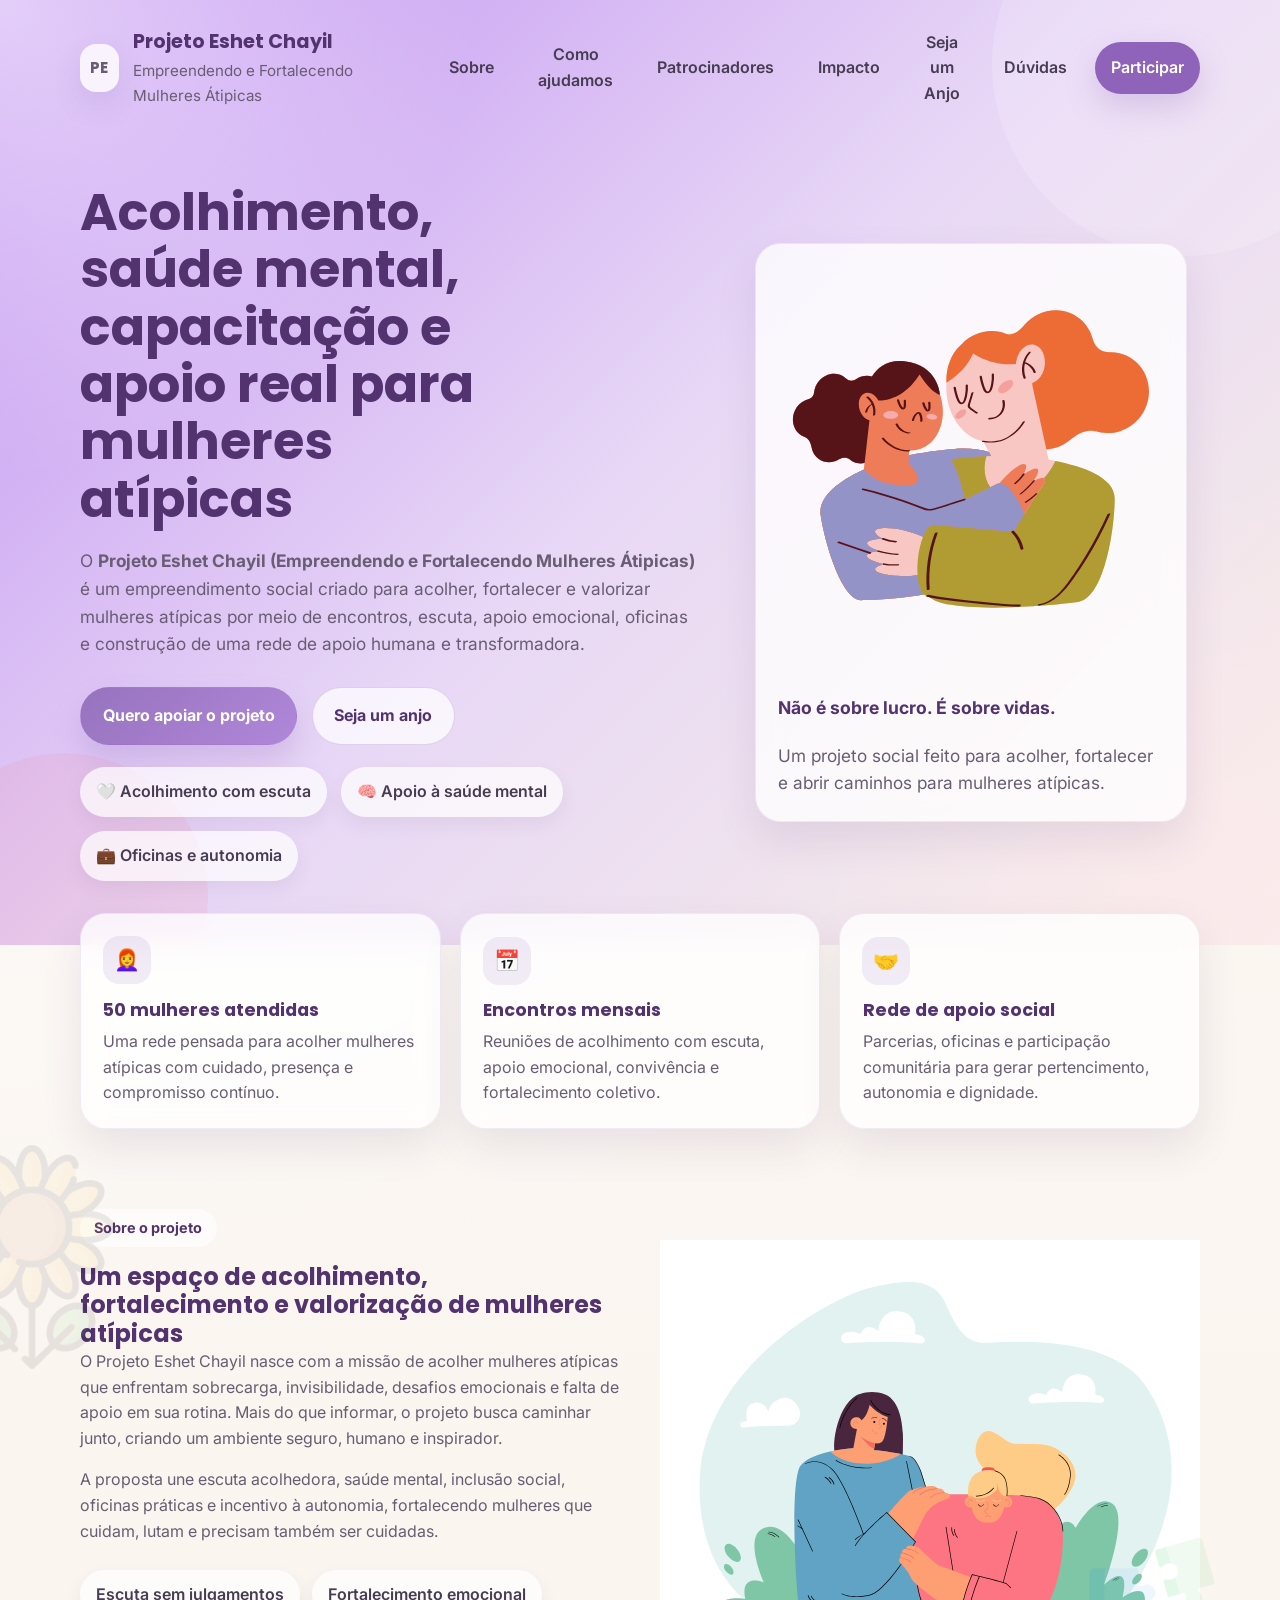
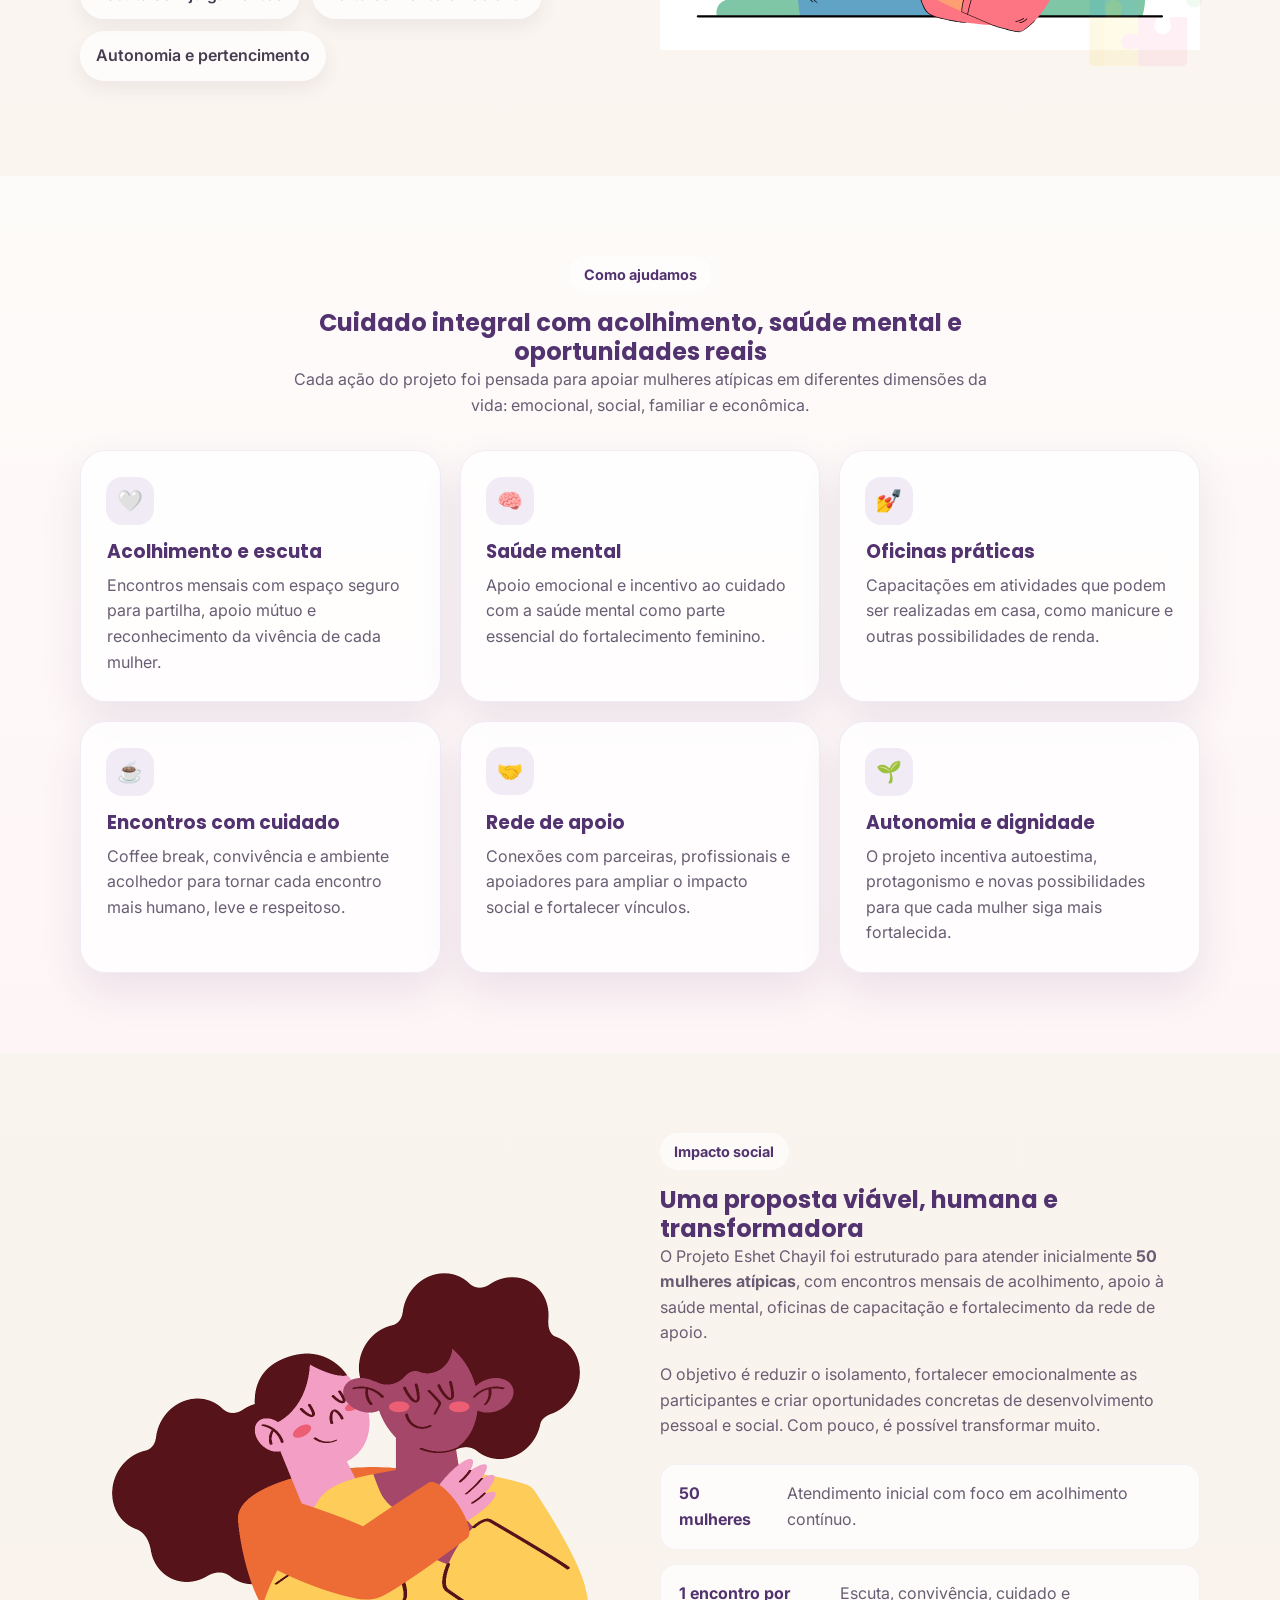
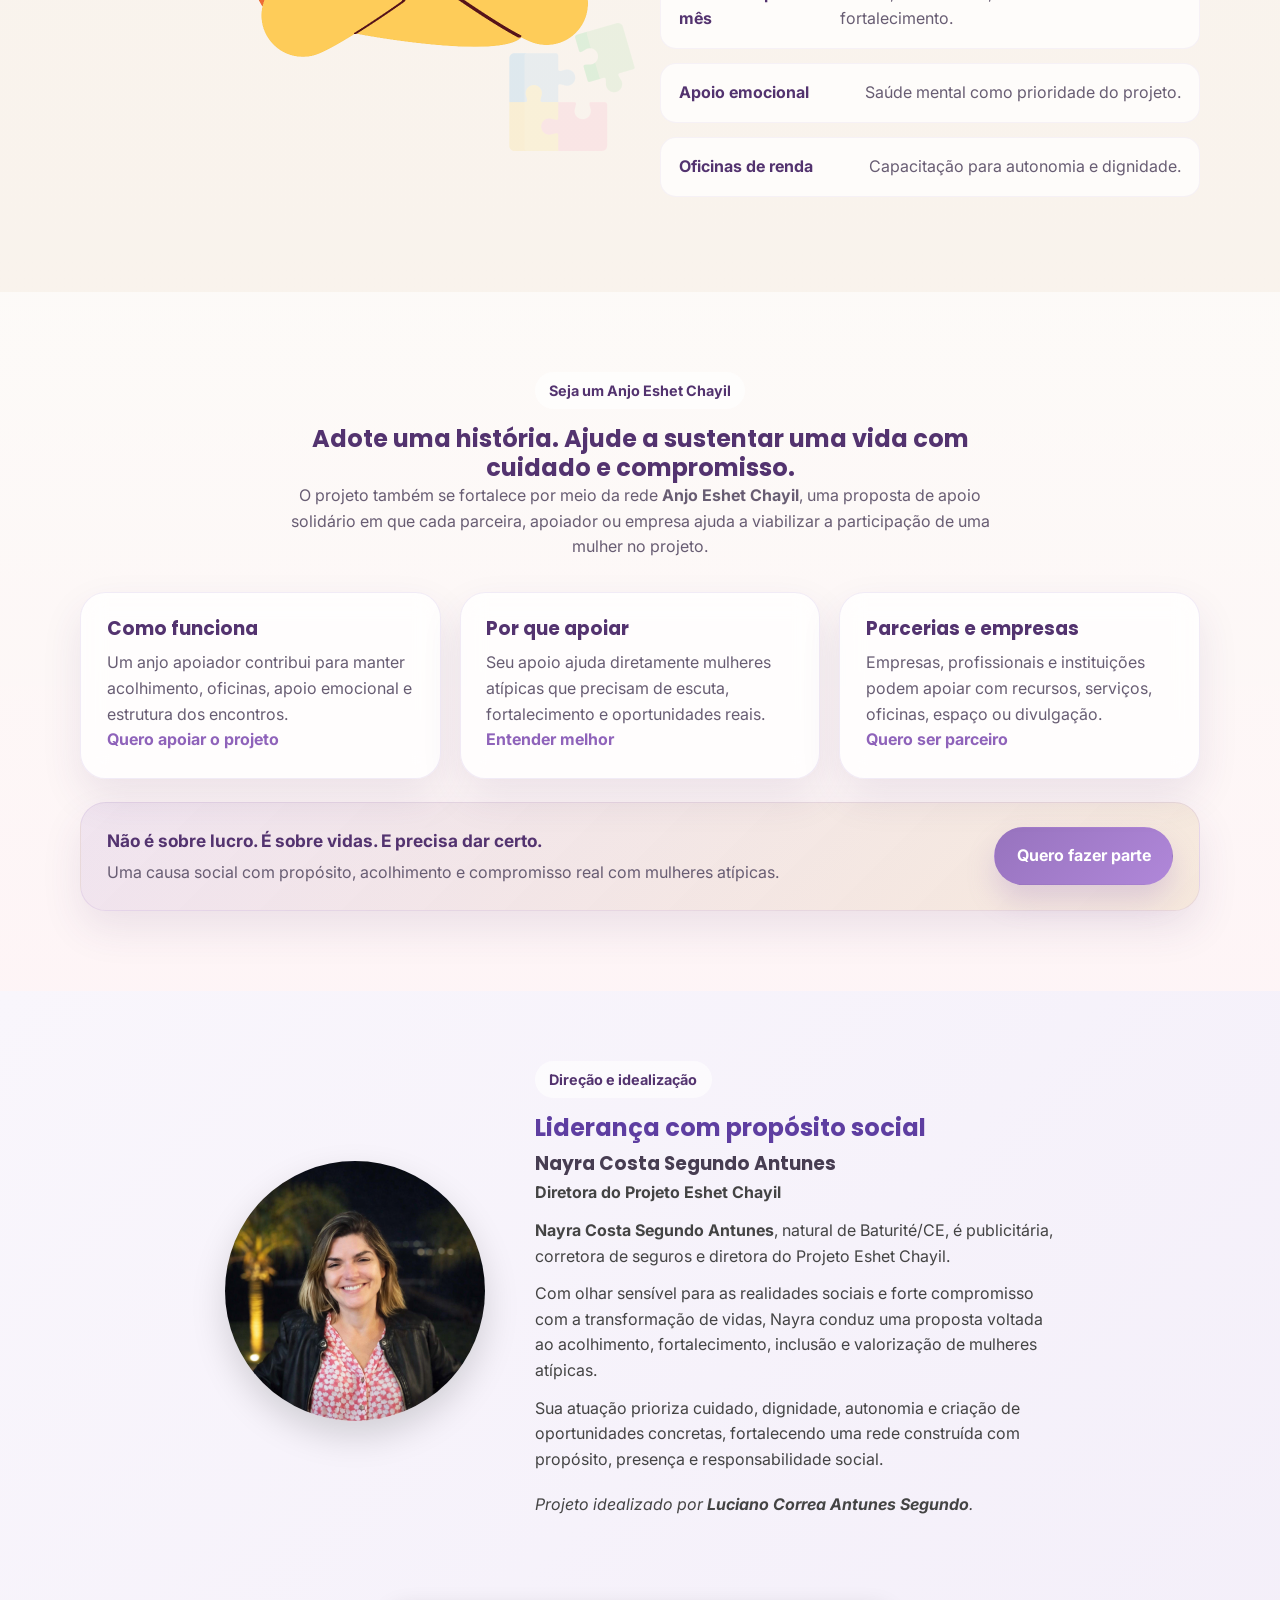
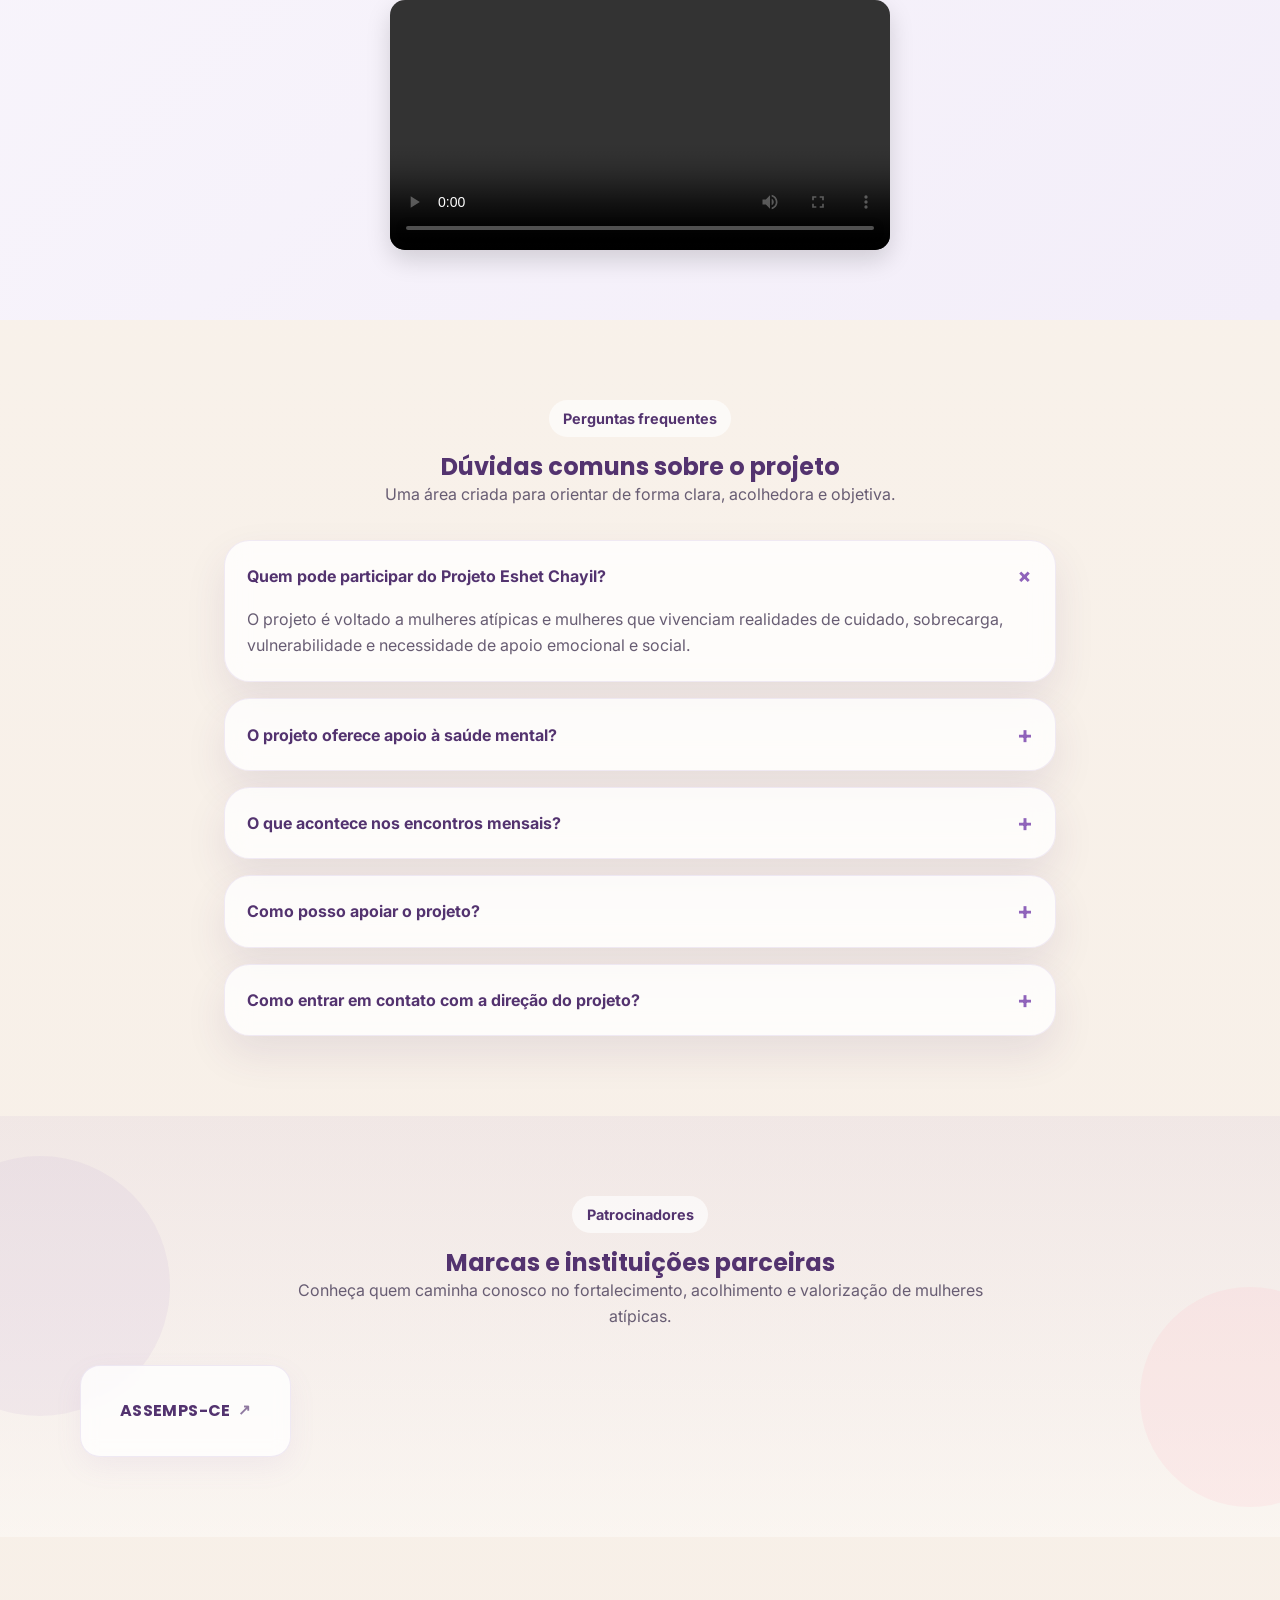
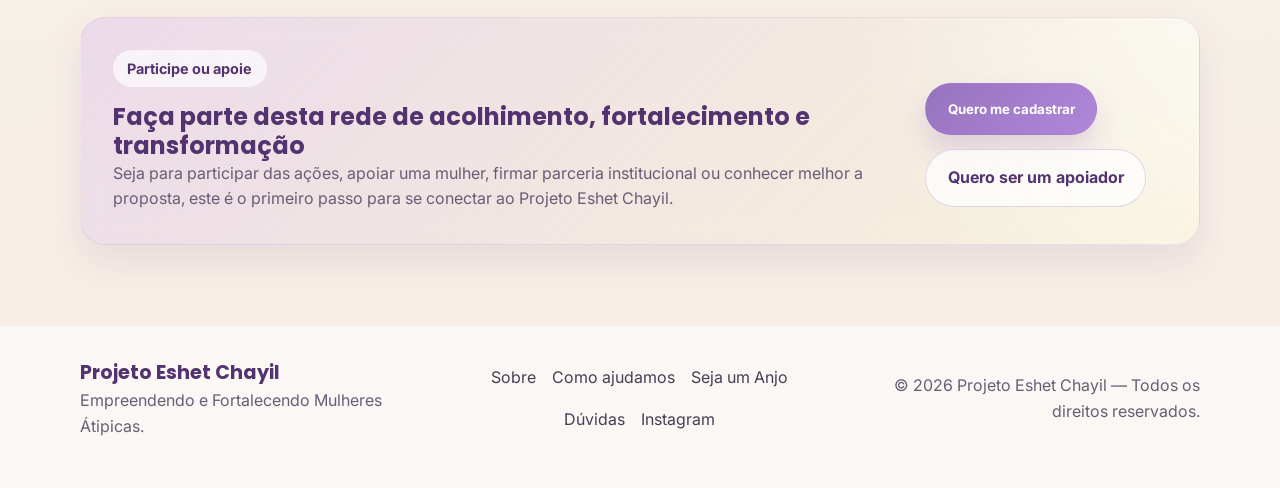
<file: index.html>
<!DOCTYPE html>
<html lang="pt-BR">

<head>
  <link rel="icon" href="./assets/imgs/girassol.png" type="image/png">

  <meta charset="UTF-8">
  <meta name="viewport" content="width=device-width, initial-scale=1.0">
  <meta name="google-site-verification" content="A81vm19K9uEfvv6jjLxypll1h_oK6gmkUa-jKtoMzIo" />
  <meta name="description"
    content="Projeto Eshet Chayil (Empreendendo e Fortalecendo Mulheres Átipicas): acolhimento, saúde mental, oficinas, rede de apoio e fortalecimento de mulheres atípicas.">
  <meta name="keywords"
    content="Projeto Eshet Chayil, mulheres atípicas, apoio feminino, acolhimento, inclusão, saúde mental, empreendedorismo, projeto social, Maranguape, Ceará">
  <meta name="author" content="Projeto Eshet Chayil">
  <meta name="robots" content="index, follow">
  <meta property="og:type" content="website">
  <meta property="og:title" content="Projeto Eshet Chayil | Acolhimento, apoio e fortalecimento">
  <meta property="og:description"
    content="Um projeto social voltado ao acolhimento, apoio emocional, inclusão, capacitação e valorização de mulheres atípicas.">
  <meta property="og:locale" content="pt_BR">
  <meta name="twitter:card" content="summary_large_image">
  <meta name="twitter:title" content="Projeto Eshet Chayil">
  <meta name="twitter:description"
    content="Acolhimento, apoio à saúde mental, oficinas e fortalecimento para mulheres atípicas.">

  <title>Projeto Eshet Chayil | Empreendendo e Fortalecendo Mulheres Átipicas</title>

  <link rel="stylesheet" href="assets/css/globals.css">
  <link rel="stylesheet" href="assets/css/header.css">
  <link rel="stylesheet" href="assets/css/sections.css">
  <link rel="stylesheet" href="assets/css/faq.css">
  <link rel="stylesheet" href="assets/css/footer.css">
  <link rel="stylesheet" href="assets/css/nayra.css">
  <link rel="stylesheet" href="assets/css/responsive.css">
  <link rel="stylesheet" href="assets/css/sponsors.css">

  <link rel="preconnect" href="https://fonts.googleapis.com">
  <link rel="preconnect" href="https://fonts.gstatic.com" crossorigin>
  <link
    href="https://fonts.googleapis.com/css2?family=Poppins:wght@400;500;600;700&family=Inter:wght@400;500;600;700&display=swap"
    rel="stylesheet">
  <link href="https://fonts.googleapis.com/css2?family=Pacifico&display=swap" rel="stylesheet">
</head>

<body>
  <header class="site-header" id="topo">
    <div class="container header-inner">
      <a href="#topo" class="brand" aria-label="Ir para o início do site Projeto Eshet Chayil">
        <span class="brand-badge">PE</span>
        <div>
          <strong>Projeto Eshet Chayil</strong>
          <span>Empreendendo e Fortalecendo Mulheres Átipicas</span>
        </div>
      </a>

      <button class="menu-toggle" type="button" aria-expanded="false" aria-controls="mobileMenu" id="menuBtn"
        aria-label="Abrir menu principal">
        <span></span>
        <span></span>
        <span></span>
      </button>

      <nav class="menu desktop-menu" id="menu-principal" aria-label="Menu principal">
        <a href="#acolhimento">Sobre</a>
        <a href="#como-ajudamos">Como ajudamos</a>
        <a href="#patrocinadores">Patrocinadores</a>
        <a href="#impacto">Impacto</a>
        <a href="#anjo">Seja um Anjo</a>
        <a href="#faq">Dúvidas</a>
        <a href="#cadastro" class="menu-cta">Participar</a>
      </nav>
    </div>

    <div class="container hero reveal">
      <div class="hero-texto">
        <h1>Acolhimento, saúde mental, capacitação e apoio real para mulheres atípicas</h1>

        <p>
          O <strong>Projeto Eshet Chayil (Empreendendo e Fortalecendo Mulheres Átipicas)</strong>
          é um empreendimento social criado para acolher, fortalecer e valorizar mulheres atípicas por meio de
          encontros, escuta, apoio emocional, oficinas e construção de uma rede de apoio humana e transformadora.
        </p>
        <div class="hero-actions">
          <a class="btn btn-primary" href="#cadastro">Quero apoiar o projeto</a>
          <a class="btn btn-secondary" href="#anjo">Seja um anjo</a>
        </div>

        <ul class="hero-highlights" aria-label="Destaques do Projeto Eshet Chayil">
          <li>🤍 Acolhimento com escuta</li>
          <li>🧠 Apoio à saúde mental</li>
          <li>💼 Oficinas e autonomia</li>
        </ul>
      </div>

      <div class="hero-visual">
        <div class="hero-card soft-card">
          <img src="assets/imgs/imgini1.svg" alt="Ilustração representando acolhimento e apoio entre mulheres">
          <div class="hero-card-content">
            <strong>Não é sobre lucro. É sobre vidas.</strong>
            <p>Um projeto social feito para acolher, fortalecer e abrir caminhos para mulheres atípicas.</p>
          </div>
        </div>
      </div>
    </div>
  </header>

  <main>
    <section class="quick-info reveal">
      <div class="container quick-grid">
        <article class="soft-card quick-item">
          <span class="quick-icon">👩‍🦰</span>
          <h2>50 mulheres atendidas</h2>
          <p>Uma rede pensada para acolher mulheres atípicas com cuidado, presença e compromisso contínuo.</p>
        </article>

        <article class="soft-card quick-item">
          <span class="quick-icon">📅</span>
          <h2>Encontros mensais</h2>
          <p>Reuniões de acolhimento com escuta, apoio emocional, convivência e fortalecimento coletivo.</p>
        </article>

        <article class="soft-card quick-item">
          <span class="quick-icon">🤝</span>
          <h2>Rede de apoio social</h2>
          <p>Parcerias, oficinas e participação comunitária para gerar pertencimento, autonomia e dignidade.</p>
        </article>
      </div>
    </section>

    <section class="section section-split reveal" id="acolhimento">
      <div class="container split-layout">
        <div class="texto">
          <span class="section-tag">Sobre o projeto</span>
          <h2>Um espaço de acolhimento, fortalecimento e valorização de mulheres atípicas</h2>
          <p>
            O Projeto Eshet Chayil nasce com a missão de acolher mulheres atípicas que enfrentam sobrecarga,
            invisibilidade, desafios emocionais e falta de apoio em sua rotina. Mais do que informar, o projeto busca
            caminhar junto, criando um ambiente seguro, humano e inspirador.
          </p>
          <p>
            A proposta une escuta acolhedora, saúde mental, inclusão social, oficinas práticas e incentivo à autonomia,
            fortalecendo mulheres que cuidam, lutam e precisam também ser cuidadas.
          </p>

          <div class="info-pills">
            <span>Escuta sem julgamentos</span>
            <span>Fortalecimento emocional</span>
            <span>Autonomia e pertencimento</span>
          </div>
        </div>

        <div class="imagem destaque-imagem">
          <img src="assets/imgs/imgini2.svg" alt="Ilustração sobre escuta, acolhimento e apoio emocional">
        </div>
      </div>
    </section>

    <section class="section section-soft reveal" id="como-ajudamos">
      <div class="container">
        <div class="section-heading centralizado">
          <span class="section-tag">Como ajudamos</span>
          <h2>Cuidado integral com acolhimento, saúde mental e oportunidades reais</h2>
          <p>
            Cada ação do projeto foi pensada para apoiar mulheres atípicas em diferentes dimensões da vida: emocional,
            social, familiar e econômica.
          </p>
        </div>

        <div class="cards-grid support-grid">
          <article class="soft-card support-card">
            <span class="icon-badge">🤍</span>
            <h3>Acolhimento e escuta</h3>
            <p>Encontros mensais com espaço seguro para partilha, apoio mútuo e reconhecimento da vivência de cada
              mulher.</p>
          </article>

          <article class="soft-card support-card">
            <span class="icon-badge">🧠</span>
            <h3>Saúde mental</h3>
            <p>Apoio emocional e incentivo ao cuidado com a saúde mental como parte essencial do fortalecimento
              feminino.</p>
          </article>

          <article class="soft-card support-card">
            <span class="icon-badge">💅</span>
            <h3>Oficinas práticas</h3>
            <p>Capacitações em atividades que podem ser realizadas em casa, como manicure e outras possibilidades de
              renda.</p>
          </article>

          <article class="soft-card support-card">
            <span class="icon-badge">☕</span>
            <h3>Encontros com cuidado</h3>
            <p>Coffee break, convivência e ambiente acolhedor para tornar cada encontro mais humano, leve e respeitoso.
            </p>
          </article>

          <article class="soft-card support-card">
            <span class="icon-badge">🤝</span>
            <h3>Rede de apoio</h3>
            <p>Conexões com parceiras, profissionais e apoiadores para ampliar o impacto social e fortalecer vínculos.
            </p>
          </article>

          <article class="soft-card support-card">
            <span class="icon-badge">🌱</span>
            <h3>Autonomia e dignidade</h3>
            <p>O projeto incentiva autoestima, protagonismo e novas possibilidades para que cada mulher siga mais
              fortalecida.</p>
          </article>
        </div>
      </div>
    </section>

    <section class="section reveal" id="impacto">
      <div class="container split-layout reverse-on-tablet">
        <div class="imagem destaque-imagem">
          <img src="assets/imgs/imgini3.png"
            alt="Ilustração representando o Projeto Eshet Chayil e sua rede de acolhimento e fortalecimento">
        </div>

        <div class="texto">
          <span class="section-tag">Impacto social</span>
          <h2>Uma proposta viável, humana e transformadora</h2>
          <p>
            O Projeto Eshet Chayil foi estruturado para atender inicialmente <strong>50 mulheres atípicas</strong>, com
            encontros mensais de acolhimento, apoio à saúde mental, oficinas de capacitação e fortalecimento da rede de
            apoio.
          </p>
          <p>
            O objetivo é reduzir o isolamento, fortalecer emocionalmente as participantes e criar oportunidades
            concretas
            de desenvolvimento pessoal e social. Com pouco, é possível transformar muito.
          </p>

          <div class="project-list">
            <div class="project-item"><strong>50 mulheres</strong><span>Atendimento inicial com foco em acolhimento
                contínuo.</span></div>
            <div class="project-item"><strong>1 encontro por mês</strong><span>Escuta, convivência, cuidado e
                fortalecimento.</span></div>
            <div class="project-item"><strong>Apoio emocional</strong><span>Saúde mental como prioridade do
                projeto.</span></div>
            <div class="project-item"><strong>Oficinas de renda</strong><span>Capacitação para autonomia e
                dignidade.</span></div>
          </div>
        </div>
      </div>
    </section>

    <section class="section section-soft reveal" id="anjo">
      <div class="container">
        <div class="section-heading centralizado">
          <span class="section-tag">Seja um Anjo Eshet Chayil</span>
          <h2>Adote uma história. Ajude a sustentar uma vida com cuidado e compromisso.</h2>
          <p>
            O projeto também se fortalece por meio da rede <strong>Anjo Eshet Chayil</strong>, uma proposta de apoio
            solidário em que cada parceira, apoiador ou empresa ajuda a viabilizar a participação de uma mulher no
            projeto.
          </p>
        </div>

        <div class="cards-grid resources-grid">
          <article class="soft-card resource-card">
            <h3>Como funciona</h3>
            <p>Um anjo apoiador contribui para manter acolhimento, oficinas, apoio emocional e estrutura dos encontros.
            </p>
            <a class="text-link" href="#cadastro">Quero apoiar o projeto</a>
          </article>

          <article class="soft-card resource-card">
            <h3>Por que apoiar</h3>
            <p>Seu apoio ajuda diretamente mulheres atípicas que precisam de escuta, fortalecimento e oportunidades
              reais.</p>
            <a class="text-link" href="#faq">Entender melhor</a>
          </article>

          <article class="soft-card resource-card">
            <h3>Parcerias e empresas</h3>
            <p>Empresas, profissionais e instituições podem apoiar com recursos, serviços, oficinas, espaço ou
              divulgação.</p>
            <a class="text-link" href="#cadastro">Quero ser parceiro</a>
          </article>
        </div>

        <div class="impact-strip soft-card">
          <div>
            <strong>Não é sobre lucro. É sobre vidas. E precisa dar certo.</strong>
            <p>Uma causa social com propósito, acolhimento e compromisso real com mulheres atípicas.</p>
          </div>
          <a class="btn btn-primary" href="#cadastro">Quero fazer parte</a>
        </div>
      </div>
    </section>

    <section class="sobre-projeto reveal" id="sobre">
      <div class="container-sobre">
        <div class="imagem-sobre">
          <img src="./assets/imgs/retrato_nayra.png" alt="Foto de Nayra Costa - Diretora do Projeto Eshet Chayil">
        </div>

        <div class="texto-sobre">
          <span class="section-tag">Direção e idealização</span>
          <h2>Liderança com propósito social</h2>

          <h3>Nayra Costa Segundo Antunes</h3>
          <p class="cargo">Diretora do Projeto Eshet Chayil</p>

          <p>
            <strong>Nayra Costa Segundo Antunes</strong>, natural de Baturité/CE, é publicitária, corretora de seguros
            e diretora do Projeto Eshet Chayil.
          </p>

          <p>
            Com olhar sensível para as realidades sociais e forte compromisso com a transformação de vidas, Nayra conduz
            uma proposta voltada ao acolhimento, fortalecimento, inclusão e valorização de mulheres atípicas.
          </p>

          <p>
            Sua atuação prioriza cuidado, dignidade, autonomia e criação de oportunidades concretas, fortalecendo uma
            rede
            construída com propósito, presença e responsabilidade social.
          </p>

          <p class="idealizador">
            Projeto idealizado por <strong>Luciano Correa Antunes Segundo</strong>.
          </p>
        </div>

        <video controls class="video-nayra">
          <source src="./assets/videos/video_nadya.mp4" type="video/mp4">
          Seu navegador não suporta vídeo.
        </video>
      </div>
    </section>

    <section class="section faq-section reveal" id="faq">
      <div class="container">
        <div class="section-heading centralizado">
          <span class="section-tag">Perguntas frequentes</span>
          <h2>Dúvidas comuns sobre o projeto</h2>
          <p>Uma área criada para orientar de forma clara, acolhedora e objetiva.</p>
        </div>

        <div class="faq-list">
          <article class="faq-item soft-card active">
            <button class="faq-question" type="button">
              <span>Quem pode participar do Projeto Eshet Chayil?</span>
              <span class="faq-symbol">+</span>
            </button>
            <div class="faq-answer">
              <p>O projeto é voltado a mulheres atípicas e mulheres que vivenciam realidades de cuidado, sobrecarga,
                vulnerabilidade e necessidade de apoio emocional e social.</p>
            </div>
          </article>

          <article class="faq-item soft-card">
            <button class="faq-question" type="button">
              <span>O projeto oferece apoio à saúde mental?</span>
              <span class="faq-symbol">+</span>
            </button>
            <div class="faq-answer">
              <p>Sim. O cuidado com a saúde mental faz parte da proposta do projeto, por meio de acolhimento, escuta e
                apoio emocional.</p>
            </div>
          </article>

          <article class="faq-item soft-card">
            <button class="faq-question" type="button">
              <span>O que acontece nos encontros mensais?</span>
              <span class="faq-symbol">+</span>
            </button>
            <div class="faq-answer">
              <p>Os encontros podem incluir acolhimento, rodas de conversa, apoio emocional, oficinas práticas e
                momentos de convivência com coffee break.</p>
            </div>
          </article>

          <article class="faq-item soft-card">
            <button class="faq-question" type="button">
              <span>Como posso apoiar o projeto?</span>
              <span class="faq-symbol">+</span>
            </button>
            <div class="faq-answer">
              <p>Você pode apoiar como participante, parceira, empresa apoiadora, profissional voluntário ou como um
                Anjo Eshet Chayil.</p>
            </div>
          </article>

          <article class="faq-item soft-card">
            <button class="faq-question" type="button">
              <span>Como entrar em contato com a direção do projeto?</span>
              <span class="faq-symbol">+</span>
            </button>
            <div class="faq-answer">
              <p>
                Para obter mais informações sobre o Projeto Eshet Chayil, tirar dúvidas ou conhecer melhor as ações
                desenvolvidas, entre em contato com <strong>Nayra Costa Segundo Antunes</strong>
                pelo telefone <strong>(61) 99583-5260</strong>.
              </p>
            </div>
          </article>
        </div>
      </div>
    </section>

  <section class="section sponsors-section reveal" id="patrocinadores">
  <div class="container">
    <div class="section-heading centralizado">
      <span class="section-tag">Patrocinadores</span>
      <h2>Marcas e instituições parceiras</h2>
      <p>
        Conheça quem caminha conosco no fortalecimento, acolhimento
        e valorização de mulheres atípicas.
      </p>
    </div>

    <div class="sponsors-grid">
      <a
        href="https://assemps.azurewebsites.net/"
        target="_blank"
        rel="noopener noreferrer"
        class="sponsor-brand"
        aria-label="Visitar site da ASSEMPS-CE"
      >
        <span class="sponsor-name">ASSEMPS-CE</span>
        <span class="sponsor-arrow">↗</span>
      </a>
    </div>
  </div>
</section>


    <section class="section cta-section reveal" id="cadastro">
      <div class="container cta-box soft-card">
        <div class="cta-texto">
          <span class="section-tag">Participe ou apoie</span>
          <h2>Faça parte desta rede de acolhimento, fortalecimento e transformação</h2>
          <p>
            Seja para participar das ações, apoiar uma mulher, firmar parceria institucional ou conhecer melhor a
            proposta,
            este é o primeiro passo para se conectar ao Projeto Eshet Chayil.
          </p>
        </div>

        <div class="cta-actions">
          <button type="button" class="btn btn-primary" onclick="link_cadastro()">Quero me cadastrar</button>
          <a href="https://docs.google.com/forms/d/e/1FAIpQLSfTXlBG0Pyyzjq9sheCvz9xI5Mic5itRxSVIjfeTpAZixoqpA/viewform?usp=dialog"
            class="btn btn-secondary" target="_blank" rel="noopener noreferrer">Quero ser um apoiador</a>
        </div>
      </div>
    </section>
  </main>

  <footer class="site-footer">
    <div class="container footer-content">
      <div>
        <strong>Projeto Eshet Chayil</strong>
        <p>Empreendendo e Fortalecendo Mulheres Átipicas.</p>
      </div>

      <nav class="footer-links" aria-label="Links do rodapé">
        <a href="#acolhimento">Sobre</a>
        <a href="#como-ajudamos">Como ajudamos</a>
        <a href="#anjo">Seja um Anjo</a>
        <a href="#faq">Dúvidas</a>
        <a href="https://www.instagram.com/projetoeshetchayil/" target="_blank" rel="noopener noreferrer">Instagram</a>
      </nav>

      <p class="footer-copy">
        © <span id="currentYear"></span> Projeto Eshet Chayil — Todos os direitos reservados.
      </p>
    </div>
  </footer>

  <button class="back-to-top" type="button" aria-label="Voltar ao topo">↑</button>

  <div id="mobileMenu" class="mobile-menu" aria-hidden="true">
    <div class="mobile-menu-content">
      <button id="closeMenu" class="close-btn" type="button" aria-label="Fechar menu">&times;</button>

      <a href="#acolhimento">Sobre</a>
      <a href="#como-ajudamos">Como ajudamos</a>
      <a href="#patrocinadores">Patrocinadores</a>
      <a href="#impacto">Impacto</a>
      <a href="#anjo">Seja um Anjo</a>
      <a href="#faq">Dúvidas</a>
      <a href="#cadastro">Participar</a>
    </div>
  </div>

  <script src="./assets/js/script_inicial.js"></script>
</body>

</html>
</file>
<file: assets/css/globals.css>
* {
  margin: 0;
  padding: 0;
  box-sizing: border-box;
}

:root {
  --roxo-principal: #8f63ba;
  --roxo-claro: #d8b9ef;
  --roxo-escuro: #53336f;
  --dourado-suave: #d6b36a;
  --texto-principal: #473d52;
  --texto-suave: #685d73;
  --fundo-site: #f8f2ea;
  --destaque-suave: rgba(143, 99, 186, 0.12);
  --borda-suave: rgba(143, 99, 186, 0.12);
  --sombra-suave: 0 18px 40px rgba(83, 51, 111, 0.10);
}

html {
  scroll-behavior: smooth;
}

body {
  font-family: 'Inter', sans-serif;
  font-size: 16px;
  line-height: 1.6;
  color: var(--texto-principal);
  background:
    radial-gradient(circle at top left, rgba(255, 255, 255, 0.85), transparent 20%),
    linear-gradient(180deg, #fbf7f2 0%, #f7efe7 100%);
  min-height: 100vh;
  overflow-x: hidden;
}

img {
  max-width: 100%;
}

h1,
h2,
h3,
h4 {
  font-family: 'Poppins', sans-serif;
  font-weight: 700;
  line-height: 1.2;
}

p {
  font-size: 1rem;
}

a {
  text-decoration: none;
  color: inherit;
}

button {
  cursor: pointer;
  border: none;
  font-family: inherit;
  transition: background-color 0.25s ease, transform 0.18s ease, box-shadow 0.25s ease;
}

button:hover,
a:hover {
  transform: translateY(-1px);
}

button:focus-visible,
a:focus-visible {
  outline: 3px solid rgba(151, 115, 190, 0.28);
  outline-offset: 3px;
}

.container {
  width: min(1120px, calc(100% - 2rem));
  margin: 0 auto;
}

.soft-card {
  background: rgba(255, 255, 255, 0.78);
  border: 1px solid var(--borda-suave);
  border-radius: 1.6rem;
  box-shadow: var(--sombra-suave);
}

.hero p,
.section p,
.quick-item p,
.faq-answer p,
.project-item span,
.site-footer p {
  color: var(--texto-suave);
}

.eyebrow,
.section-tag {
  display: inline-flex;
  align-items: center;
  gap: 0.4rem;
  padding: 0.45rem 0.9rem;
  border-radius: 999px;
  background: rgba(255, 255, 255, 0.65);
  color: var(--roxo-escuro);
  font-weight: 700;
  font-size: 0.9rem;
  margin-bottom: 1rem;
}

.eyebrow {
  font-family: 'Pacifico', cursive;
  font-size: 1.25rem;
  padding: 0.65rem 1.1rem;
}

.btn {
  display: inline-flex;
  align-items: center;
  justify-content: center;
  padding: 0.95rem 1.35rem;
  border-radius: 999px;
  font-weight: 700;
  border: 1px solid transparent;
  min-height: 3.25rem;
}

.btn-primary {
  background: linear-gradient(135deg, #9773be, #b087d9);
  color: #fff;
  box-shadow: 0 16px 28px rgba(151, 115, 190, 0.25);
}

.btn-primary:hover,
.btn-primary:focus-visible {
  transform: translateY(-2px);
  box-shadow: 0 18px 34px rgba(151, 115, 190, 0.32);
}

.btn-secondary {
  border-color: rgba(151, 115, 190, 0.28);
  background: rgba(255, 255, 255, 0.72);
  color: var(--roxo-escuro);
}

.back-to-top {
  position: fixed;
  right: 1.15rem;
  bottom: 1.15rem;
  width: 3rem;
  height: 3rem;
  border-radius: 999px;
  background: var(--roxo-principal);
  color: #fff;
  font-size: 1.2rem;
  box-shadow: 0 15px 30px rgba(151, 115, 190, 0.3);
  opacity: 0;
  visibility: hidden;
  transform: translateY(8px);
  transition: opacity 0.25s ease, transform 0.25s ease, visibility 0.25s ease;
  z-index: 20;
}

.back-to-top.visible {
  opacity: 1;
  visibility: visible;
  transform: translateY(0);
}

.reveal {
  opacity: 0;
  transform: translateY(24px);
  transition: opacity 0.7s ease, transform 0.7s ease;
}

.reveal.visible {
  opacity: 1;
  transform: translateY(0);
}
</file>
<file: assets/css/header.css>
.site-header {
  position: relative;
  overflow: hidden;
  padding: 1rem 0 4rem;
  background:
    radial-gradient(circle at top left, rgba(255, 255, 255, 0.55), transparent 30%),
    radial-gradient(circle at bottom right, rgba(255, 231, 240, 0.55), transparent 30%),
    linear-gradient(135deg, #c293f2 0%, #e8d8f6 50%, #f8efe5 100%);
}

.site-header::before,
.site-header::after {
  content: "";
  position: absolute;
  border-radius: 50%;
  pointer-events: none;
}

.site-header::before {
  width: 24rem;
  height: 24rem;
  top: -8rem;
  right: -6rem;
  background: rgba(255, 255, 255, 0.16);
}

.site-header::after {
  width: 18rem;
  height: 18rem;
  left: -5rem;
  bottom: -6rem;
  background: rgba(240, 122, 137, 0.12);
}

.header-inner {
  display: flex;
  align-items: center;
  justify-content: space-between;
  gap: 1rem;
  position: relative;
  z-index: 2;
}

.brand {
  display: inline-flex;
  align-items: center;
  gap: 0.9rem;
}

.brand-badge {
  width: 3rem;
  height: 3rem;
  display: grid;
  place-items: center;
  border-radius: 1rem;
  background: rgba(255, 255, 255, 0.8);
  color: var(--roxo-principal);
  font-family: 'Poppins', sans-serif;
  font-weight: 700;
  font-size: 1.35rem;
  box-shadow: 0 12px 30px rgba(94, 62, 131, 0.12);
}

.brand strong {
  display: block;
  font-family: 'Poppins', sans-serif;
  font-size: 1.2rem;
  color: var(--roxo-escuro);
}

.brand span {
  color: var(--texto-suave);
  font-size: 0.95rem;
}

.menu {
  display: flex;
  align-items: center;
  gap: 0.75rem;
}

.menu a {
  padding: 0.85rem 1rem;
  border-radius: 999px;
  color: var(--texto-principal);
  font-weight: 600;
  transition: transform 0.2s ease, background-color 0.25s ease, color 0.25s ease;
  text-align: center;
}

.menu a:hover,
.menu a:focus-visible {
  transform: translateY(-2px);
  background: rgba(255, 255, 255, 0.55);
}

.menu-cta {
  background: var(--roxo-principal);
  color: #fff !important;
  box-shadow: 0 12px 30px rgba(151, 115, 190, 0.28);
}

.menu-toggle {
  display: none;
  width: 3rem;
  height: 3rem;
  border-radius: 0.95rem;
  background: rgba(255, 255, 255, 0.8);
  box-shadow: 0 10px 24px rgba(74, 50, 109, 0.12);
  align-items: center;
  justify-content: center;
  gap: 0.25rem;
  flex-direction: column;
}

.menu-toggle span {
  width: 1.3rem;
  height: 2px;
  background: var(--roxo-escuro);
  border-radius: 999px;
  transition: transform 0.2s ease, opacity 0.2s ease;
}

.mobile-menu {
  position: fixed;
  inset: 0;
  background: rgba(35, 22, 53, 0.55);
  backdrop-filter: blur(6px);
  display: none;
  align-items: center;
  justify-content: center;
  padding: 1.25rem;
  z-index: 9999;
}

.mobile-menu.active {
  display: flex;
}

.mobile-menu-content {
  position: relative;
  width: min(100%, 22rem);
  background: #fff;
  border-radius: 1.4rem;
  padding: 3.8rem 1.4rem 1.6rem;
  text-align: center;
  box-shadow: 0 24px 48px rgba(57, 33, 87, 0.22);
  animation: fadeInMenu 0.25s ease;
}

.mobile-menu-content a {
  display: block;
  margin: 0.45rem 0;
  padding: 0.95rem 1rem;
  border-radius: 999px;
  font-size: 1rem;
  font-weight: 600;
  color: var(--texto-principal);
  text-decoration: none;
  background: rgba(151, 115, 190, 0.08);
}

.mobile-menu-content a:hover {
  background: rgba(151, 115, 190, 0.16);
}

.close-btn {
  position: absolute;
  top: 0.9rem;
  right: 1rem;
  width: 2.4rem;
  height: 2.4rem;
  border-radius: 999px;
  border: none;
  background: rgba(151, 115, 190, 0.12);
  color: var(--roxo-escuro);
  font-size: 1.6rem;
  cursor: pointer;
}

@keyframes fadeInMenu {
  from {
    opacity: 0;
    transform: translateY(10px) scale(0.96);
  }
  to {
    opacity: 1;
    transform: translateY(0) scale(1);
  }
}
</file>
<file: assets/css/sections.css>
.hero {
  display: grid;
  grid-template-columns: minmax(0, 1.15fr) minmax(280px, 0.85fr);
  gap: 2.5rem;
  align-items: center;
  position: relative;
  z-index: 2;
  padding-top: 4rem;
}

.hero h1 {
  font-size: clamp(2.1rem, 4vw, 4.3rem);
  line-height: 1.12;
  color: var(--roxo-escuro);
  max-width: 12ch;
}

.hero p {
  max-width: 60ch;
  font-size: 1.08rem;
  margin-top: 1.2rem;
}

.hero-actions,
.cta-actions {
  display: flex;
  flex-wrap: wrap;
  gap: 0.9rem;
  margin-top: 1.8rem;
}

.hero-highlights {
  display: flex;
  flex-wrap: wrap;
  gap: 0.9rem;
  margin-top: 1.4rem;
  list-style: none;
}

.hero-highlights li,
.info-pills span {
  background: rgba(255, 255, 255, 0.72);
  color: var(--texto-principal);
  padding: 0.75rem 1rem;
  border-radius: 999px;
  font-weight: 600;
  box-shadow: 0 8px 18px rgba(92, 68, 117, 0.08);
}

.hero-visual {
  display: flex;
  justify-content: center;
}

.hero-card {
  width: min(100%, 27rem);
  overflow: hidden;
}

.hero-card img,
.destaque-imagem img {
  width: 100%;
  display: block;
}

.hero-card-content {
  padding: 1.3rem 1.4rem 1.5rem;
}

.hero-card-content strong {
  display: block;
  font-size: 1.1rem;
  color: var(--roxo-escuro);
  margin-bottom: 0.4rem;
}

.quick-info {
  margin-top: -2rem;
  position: relative;
  z-index: 3;
}

.quick-grid,
.cards-grid {
  display: grid;
  gap: 1.2rem;
}

.quick-grid {
  grid-template-columns: repeat(3, 1fr);
}

.quick-item,
.support-card,
.resource-card,
.faq-item,
.cta-box,
.hero-card {
  backdrop-filter: blur(12px);
}

.quick-item {
  padding: 1.4rem;
}

.quick-icon,
.icon-badge {
  width: 3rem;
  height: 3rem;
  display: grid;
  place-items: center;
  border-radius: 1rem;
  background: var(--destaque-suave);
  font-size: 1.3rem;
  margin-bottom: 1rem;
}

.quick-item h2,
.section h2,
.section-heading h2,
.cta-texto h2 {
  color: var(--roxo-escuro);
}

.quick-item h2 {
  font-size: 1.1rem;
  margin-bottom: 0.5rem;
}

.section {
  padding: 5rem 0;
}

.section-soft {
  background: linear-gradient(180deg, rgba(255, 255, 255, 0.62), rgba(255, 245, 248, 0.85));
}

.section-split {
  position: relative;
}

.section-split::before {
  content: "";
  position: absolute;
  width: 14rem;
  height: 14rem;
  left: -5rem;
  top: 1rem;
  background: url("../imgs/girassol.png") no-repeat center/contain;
  opacity: 0.08;
  pointer-events: none;
}

.split-layout {
  display: grid;
  grid-template-columns: repeat(2, minmax(0, 1fr));
  gap: 2.5rem;
  align-items: center;
  padding-bottom: 15px;
}

.texto p + p {
  margin-top: 1rem;
}

.info-pills {
  display: flex;
  flex-wrap: wrap;
  gap: 0.75rem;
  margin-top: 1.6rem;
}

.destaque-imagem {
  position: relative;
}

.destaque-imagem::after {
  content: "";
  position: absolute;
  right: -1rem;
  bottom: -1rem;
  width: 8rem;
  height: 8rem;
  background: url("../imgs/puzzle.png") no-repeat center/contain;
  opacity: 0.1;
  pointer-events: none;
}

.section-heading {
  margin-bottom: 2rem;
}

.centralizado {
  text-align: center;
  max-width: 44rem;
  margin-inline: auto;
}

.support-grid {
  grid-template-columns: repeat(3, 1fr);
}

.support-card,
.resource-card {
  padding: 1.6rem;
}

.support-card h3,
.resource-card h3,
.project-item strong {
  color: var(--roxo-escuro);
}

.support-card p,
.resource-card p {
  margin-top: 0.6rem;
}

.project-list {
  display: grid;
  gap: 0.9rem;
  margin-top: 1.6rem;
}

.project-item {
  display: flex;
  align-items: center;
  justify-content: space-between;
  gap: 1rem;
  padding: 1rem 1.1rem;
  border-radius: 1rem;
  background: rgba(255, 255, 255, 0.72);
  border: 1px solid rgba(151, 115, 190, 0.08);
}

.resources-grid {
  grid-template-columns: repeat(3, 1fr);
}

.text-link {
  background: transparent;
  padding: 0;
  margin-top: 1rem;
  color: var(--roxo-principal);
  font-weight: 700;
  justify-content: flex-start;
}

.cta-box {
  display: flex;
  align-items: center;
  justify-content: space-between;
  gap: 2rem;
  padding: 2rem;
  background:
    radial-gradient(circle at top right, rgba(255, 255, 255, 0.6), transparent 30%),
    linear-gradient(135deg, rgba(194, 147, 242, 0.22), rgba(248, 246, 206, 0.5));
}

.impact-strip {
  margin-top: 1.4rem;
  padding: 1.5rem 1.6rem;
  display: flex;
  align-items: center;
  justify-content: space-between;
  gap: 1.2rem;
  background: linear-gradient(135deg, rgba(143, 99, 186, 0.12), rgba(214, 179, 106, 0.18));
}

.impact-strip strong {
  display: block;
  color: var(--roxo-escuro);
  font-size: 1.08rem;
  margin-bottom: 0.35rem;
}

.impact-strip p {
  color: var(--texto-suave);
}
</file>
<file: assets/css/faq.css>
.faq-list {
  display: grid;
  gap: 1rem;
  max-width: 52rem;
  margin: 0 auto;
}

.faq-item {
  padding: 0.25rem;
}

.faq-question {
  width: 100%;
  background: transparent;
  padding: 1.2rem 1.1rem;
  display: flex;
  align-items: center;
  justify-content: space-between;
  gap: 1rem;
  text-align: left;
  font-size: 1rem;
  font-weight: 700;
  color: var(--roxo-escuro);
}

.faq-symbol {
  font-size: 1.5rem;
  line-height: 1;
  color: var(--roxo-principal);
}

.faq-answer {
  display: grid;
  grid-template-rows: 0fr;
  transition: grid-template-rows 0.28s ease;
}

.faq-answer p {
  overflow: hidden;
  padding: 0 1.1rem 0;
}

.faq-item.active .faq-answer {
  grid-template-rows: 1fr;
}

.faq-item.active .faq-answer p {
  padding-bottom: 1.2rem;
}

.faq-item.active .faq-symbol {
  transform: rotate(45deg);
}
</file>
<file: assets/css/footer.css>
.site-footer {
  padding: 2rem 0 3rem;
  background: rgba(255, 255, 255, 0.55);
  border-top: 1px solid rgba(151, 115, 190, 0.08);
}

.site-footer strong {
  display: block;
  font-family: 'Poppins', sans-serif;
  font-size: 1.2rem;
  color: var(--roxo-escuro);
}

.footer-content {
  display: grid;
  grid-template-columns: repeat(3, minmax(0, 1fr));
  gap: 1rem;
  align-items: center;
}

.footer-links {
  display: flex;
  justify-content: center;
  flex-wrap: wrap;
  gap: 1rem;
}

.footer-copy {
  text-align: right;
}
</file>
<file: assets/css/nayra.css>
.sobre-projeto {
  padding: 70px 20px;
  background: linear-gradient(135deg, #f9f6fc, #f3eef9);
}

.container-sobre {
  display: flex;
  align-items: center;
  justify-content: center;
  gap: 50px;
  max-width: 1100px;
  margin: 0 auto;
  flex-wrap: wrap;
}

.imagem-sobre img {
  width: 260px;
  height: 260px;
  object-fit: cover;
  border-radius: 50%;
  box-shadow: 0 15px 35px rgba(0,0,0,0.15);
  transition: transform 0.3s ease;
}

.imagem-sobre img:hover {
  transform: scale(1.05);
}

.texto-sobre {
  max-width: 520px;
}

.texto-sobre h2 {
  margin-bottom: 10px;
  color: #5e3ea1;
}

.texto-sobre h3 {
  margin-bottom: 5px;
}

.cargo {
  color: #8b6ccf;
  font-weight: bold;
  margin-bottom: 20px;
}

.texto-sobre p {
  margin-bottom: 12px;
  line-height: 1.6;
  color: #444;
}

.idealizador {
  margin-top: 20px;
  font-style: italic;
  color: #666;
}

.video-nayra {
  width: 100%;
  max-width: 500px;
  border-radius: 15px;
  margin-top: 20px;
  box-shadow: 0 10px 25px rgba(0,0,0,0.15);
}
</file>
<file: assets/css/responsive.css>
@media (max-width: 1100px) {
  .hero,
  .split-layout,
  .footer-content,
  .cta-box {
    grid-template-columns: 1fr;
    padding-bottom: 15px;
  }

  .quick-grid,
  .support-grid,
  .resources-grid {
    grid-template-columns: repeat(2, 1fr);
  }

  .footer-copy,
  .footer-links {
    text-align: left;
    justify-content: flex-start;
  }
}

@media (max-width: 860px) {
  .menu-toggle {
    display: inline-flex;
  }

  .desktop-menu {
    display: none;
  }

  .hero {
    padding-top: 3rem;
  }

  .hero h1 {
    max-width: 100%;
  }

  .reverse-on-tablet .imagem {
    order: -1;
  }
}

@media (max-width: 768px) {
  .container-sobre {
    flex-direction: column;
    text-align: center;
  }

  .imagem-sobre img {
    width: 200px;
    height: 200px;
  }
}

@media (max-width: 640px) {
  .site-header {
    padding-bottom: 3rem;
  }

  .header-inner {
    gap: 0.75rem;
  }

  .brand {
    max-width: calc(100% - 4rem);
  }

  .brand span {
    font-size: 0.82rem;
  }

  .quick-grid,
  .support-grid,
  .resources-grid {
    grid-template-columns: 1fr;
  }

  .hero-actions,
  .cta-actions {
    flex-direction: column;
  }

  .btn {
    width: 100%;
  }

  .project-item,
  .cta-box,
  .impact-strip {
    flex-direction: column;
    align-items: flex-start;
  }

  .faq-question {
    font-size: 0.95rem;
  }
}

@media (prefers-reduced-motion: reduce) {
  html {
    scroll-behavior: auto;
  }

  *,
  *::before,
  *::after {
    animation: none !important;
    transition: none !important;
  }

  .reveal {
    opacity: 1;
    transform: none;
  }
}
</file>
<file: assets/css/sponsors.css>
.sponsors-section {
  position: relative;
  overflow: hidden;
  background: linear-gradient(
    180deg,
    rgba(151, 115, 190, 0.07),
    rgba(255, 255, 255, 0.38)
  );
}

.sponsors-section::before {
  content: "";
  position: absolute;
  width: 260px;
  height: 260px;
  top: 40px;
  left: -90px;
  border-radius: 50%;
  background: rgba(151, 115, 190, 0.08);
  pointer-events: none;
}

.sponsors-section::after {
  content: "";
  position: absolute;
  width: 220px;
  height: 220px;
  right: -80px;
  bottom: 30px;
  border-radius: 50%;
  background: rgba(255, 182, 193, 0.16);
  pointer-events: none;
}

.sponsors-section .container {
  position: relative;
  z-index: 1;
}

.sponsors-grid {
  display: grid;
  grid-template-columns: repeat(5, minmax(0, 1fr));
  gap: 1rem;
  margin-top: 2.2rem;
}

.sponsor-brand {
  min-height: 92px;
  padding: 1rem 1.1rem;
  border-radius: 20px;
  text-decoration: none;
  color: var(--roxo-escuro);
  font-family: 'Poppins', sans-serif;
  font-weight: 700;
  letter-spacing: 0.35px;
  display: flex;
  align-items: center;
  justify-content: center;
  gap: 0.45rem;
  text-align: center;
  background: rgba(255, 255, 255, 0.78);
  border: 1px solid rgba(151, 115, 190, 0.14);
  box-shadow: 0 10px 28px rgba(151, 115, 190, 0.08);
  backdrop-filter: blur(8px);
  transition: 
    transform 0.3s ease,
    box-shadow 0.3s ease,
    border-color 0.3s ease,
    color 0.3s ease,
    background 0.3s ease;
}

.sponsor-brand:hover {
  transform: translateY(-5px);
  color: var(--rosa-principal);
  border-color: rgba(151, 115, 190, 0.32);
  background: rgba(255, 255, 255, 0.95);
  box-shadow: 0 18px 42px rgba(151, 115, 190, 0.16);
}

.sponsor-name {
  display: inline-block;
}

.sponsor-arrow {
  font-size: 0.95rem;
  opacity: 0.65;
  transition: transform 0.3s ease, opacity 0.3s ease;
}

.sponsor-brand:hover .sponsor-arrow {
  transform: translate(3px, -3px);
  opacity: 1;
}

@media (max-width: 1024px) {
  .sponsors-grid {
    grid-template-columns: repeat(3, minmax(0, 1fr));
  }
}

@media (max-width: 768px) {
  .sponsors-grid {
    grid-template-columns: repeat(2, minmax(0, 1fr));
  }

  .sponsor-brand {
    min-height: 82px;
    font-size: 0.95rem;
    padding: 0.9rem;
  }
}

@media (max-width: 480px) {
  .sponsors-grid {
    grid-template-columns: 1fr;
  }

  .sponsor-brand {
    min-height: 76px;
  }
}
</file>
